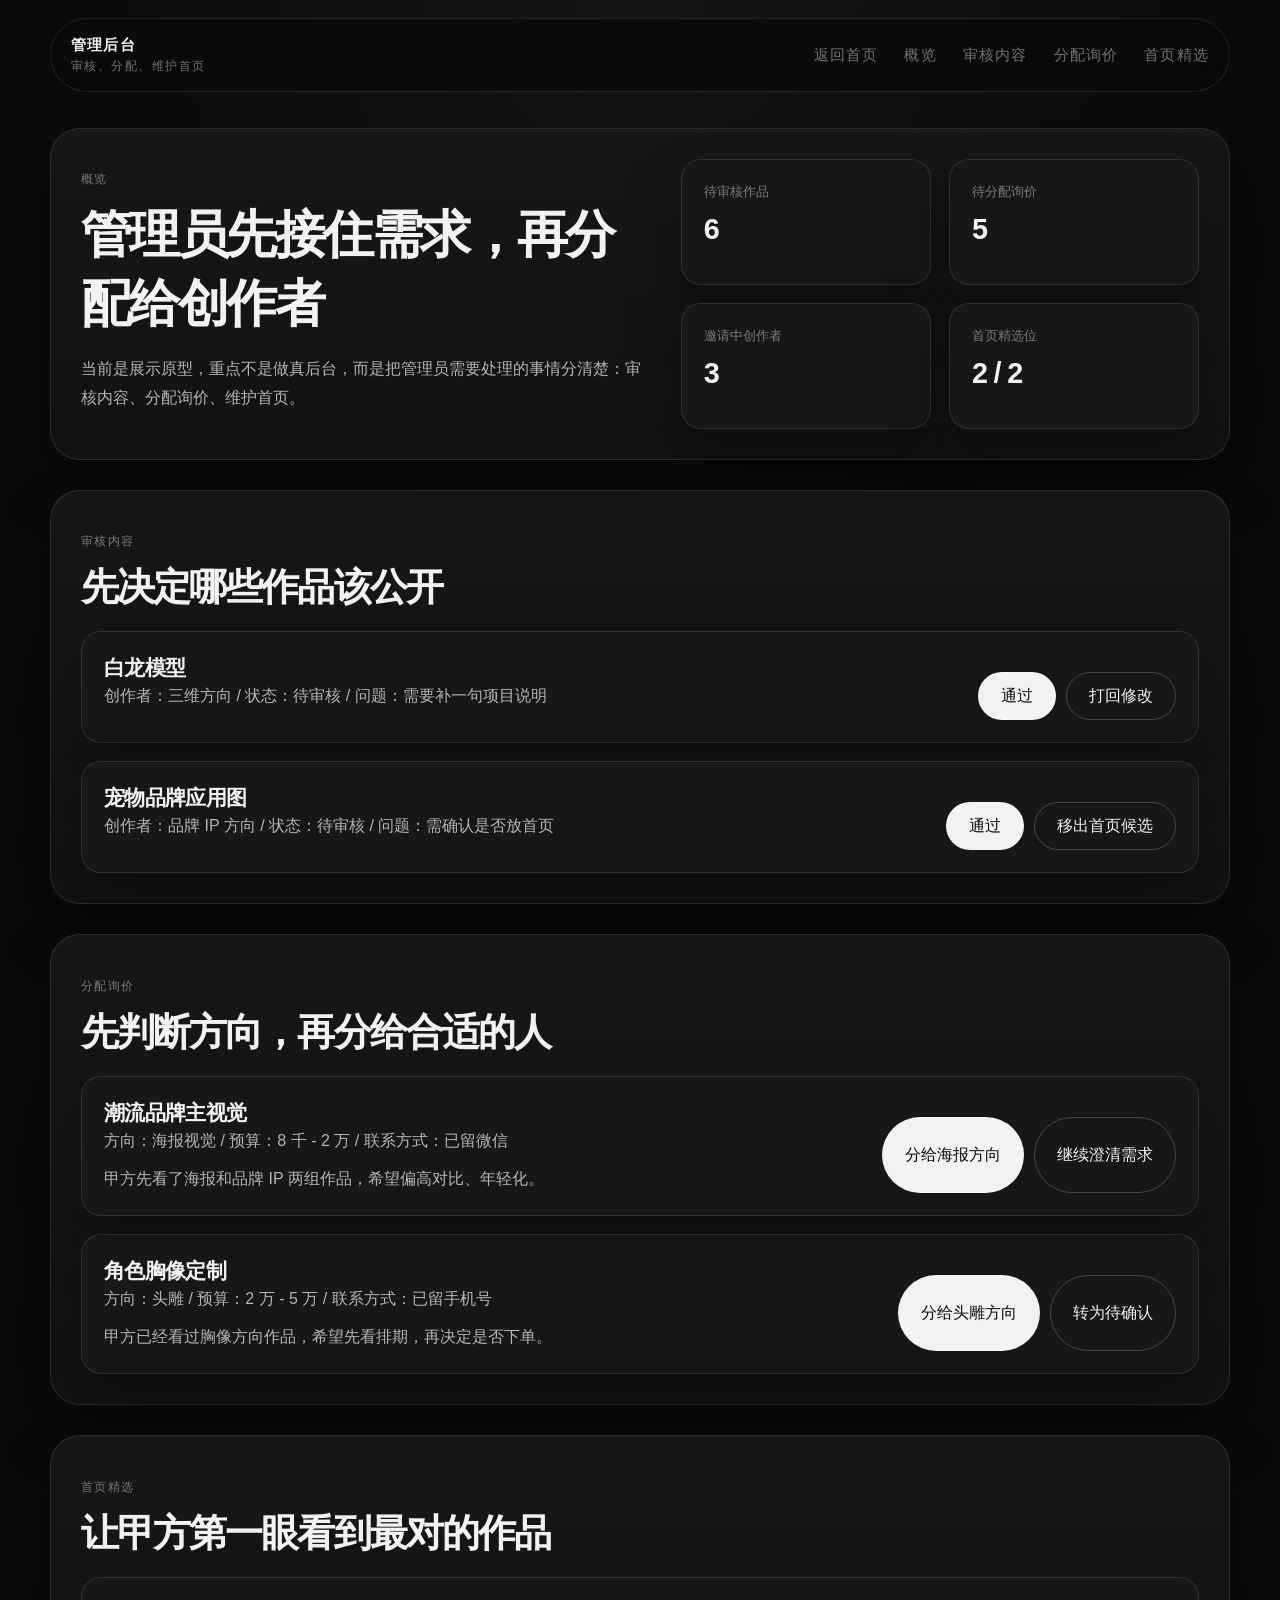
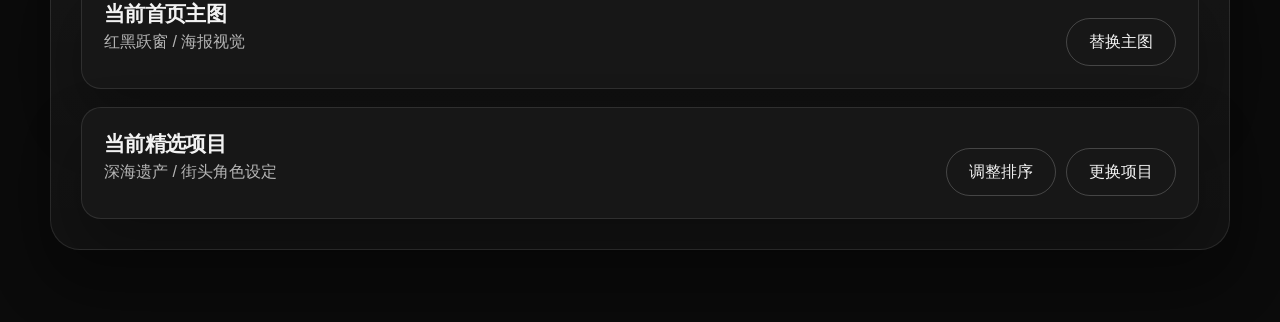
<file: admin.html>
<!DOCTYPE html>
<html lang="zh-CN">
  <head>
    <meta charset="UTF-8" />
    <meta name="viewport" content="width=device-width, initial-scale=1.0" />
    <title>管理后台</title>
    <meta name="description" content="DQ 工作室管理后台原型：审核作品、维护首页、分配询价。" />
    <link rel="stylesheet" href="./styles.css" />
  </head>
  <body>
    <div class="noise"></div>
    <div class="page-shell">
      <header class="site-header">
        <a class="brand" href="./index.html" aria-label="返回站点首页">
          <span class="brand-copy">
            <strong>管理后台</strong>
            <small>审核、分配、维护首页</small>
          </span>
        </a>
        <nav class="site-nav">
          <a href="./index.html">返回首页</a>
          <a href="#overview">概览</a>
          <a href="#review">审核内容</a>
          <a href="#leads">分配询价</a>
          <a href="#featured">首页精选</a>
        </nav>
      </header>

      <main class="workspace-main">
        <section class="workspace-hero" id="overview">
          <div>
            <p class="section-kicker">概览</p>
            <h1>管理员先接住需求，再分配给创作者</h1>
            <p class="section-copy">
              当前是展示原型，重点不是做真后台，而是把管理员需要处理的事情分清楚：审核内容、分配询价、维护首页。
            </p>
          </div>
          <div class="workspace-stat-grid">
            <article class="workspace-stat-card">
              <span>待审核作品</span>
              <strong>6</strong>
            </article>
            <article class="workspace-stat-card">
              <span>待分配询价</span>
              <strong>5</strong>
            </article>
            <article class="workspace-stat-card">
              <span>邀请中创作者</span>
              <strong>3</strong>
            </article>
            <article class="workspace-stat-card">
              <span>首页精选位</span>
              <strong>2 / 2</strong>
            </article>
          </div>
        </section>

        <section class="workspace-section" id="review">
          <div class="section-heading workspace-heading">
            <div>
              <p class="section-kicker">审核内容</p>
              <h2>先决定哪些作品该公开</h2>
            </div>
          </div>
          <div class="workspace-list">
            <article class="workspace-item">
              <div>
                <strong>白龙模型</strong>
                <p>创作者：三维方向 / 状态：待审核 / 问题：需要补一句项目说明</p>
              </div>
              <div class="workspace-item-actions">
                <button class="button button-solid" type="button">通过</button>
                <button class="button button-ghost" type="button">打回修改</button>
              </div>
            </article>
            <article class="workspace-item">
              <div>
                <strong>宠物品牌应用图</strong>
                <p>创作者：品牌 IP 方向 / 状态：待审核 / 问题：需确认是否放首页</p>
              </div>
              <div class="workspace-item-actions">
                <button class="button button-solid" type="button">通过</button>
                <button class="button button-ghost" type="button">移出首页候选</button>
              </div>
            </article>
          </div>
        </section>

        <section class="workspace-section" id="leads">
          <div class="section-heading workspace-heading">
            <div>
              <p class="section-kicker">分配询价</p>
              <h2>先判断方向，再分给合适的人</h2>
            </div>
          </div>
          <div class="workspace-list">
            <article class="workspace-item workspace-item-lead">
              <div>
                <strong>潮流品牌主视觉</strong>
                <p>方向：海报视觉 / 预算：8 千 - 2 万 / 联系方式：已留微信</p>
                <p>甲方先看了海报和品牌 IP 两组作品，希望偏高对比、年轻化。</p>
              </div>
              <div class="workspace-item-actions">
                <button class="button button-solid" type="button">分给海报方向</button>
                <button class="button button-ghost" type="button">继续澄清需求</button>
              </div>
            </article>
            <article class="workspace-item workspace-item-lead">
              <div>
                <strong>角色胸像定制</strong>
                <p>方向：头雕 / 预算：2 万 - 5 万 / 联系方式：已留手机号</p>
                <p>甲方已经看过胸像方向作品，希望先看排期，再决定是否下单。</p>
              </div>
              <div class="workspace-item-actions">
                <button class="button button-solid" type="button">分给头雕方向</button>
                <button class="button button-ghost" type="button">转为待确认</button>
              </div>
            </article>
          </div>
        </section>

        <section class="workspace-section" id="featured">
          <div class="section-heading workspace-heading">
            <div>
              <p class="section-kicker">首页精选</p>
              <h2>让甲方第一眼看到最对的作品</h2>
            </div>
          </div>
          <div class="workspace-list">
            <article class="workspace-item">
              <div>
                <strong>当前首页主图</strong>
                <p>红黑跃窗 / 海报视觉</p>
              </div>
              <div class="workspace-item-actions">
                <button class="button button-ghost" type="button">替换主图</button>
              </div>
            </article>
            <article class="workspace-item">
              <div>
                <strong>当前精选项目</strong>
                <p>深海遗产 / 街头角色设定</p>
              </div>
              <div class="workspace-item-actions">
                <button class="button button-ghost" type="button">调整排序</button>
                <button class="button button-ghost" type="button">更换项目</button>
              </div>
            </article>
          </div>
        </section>
      </main>
    </div>
  </body>
</html>
</file>
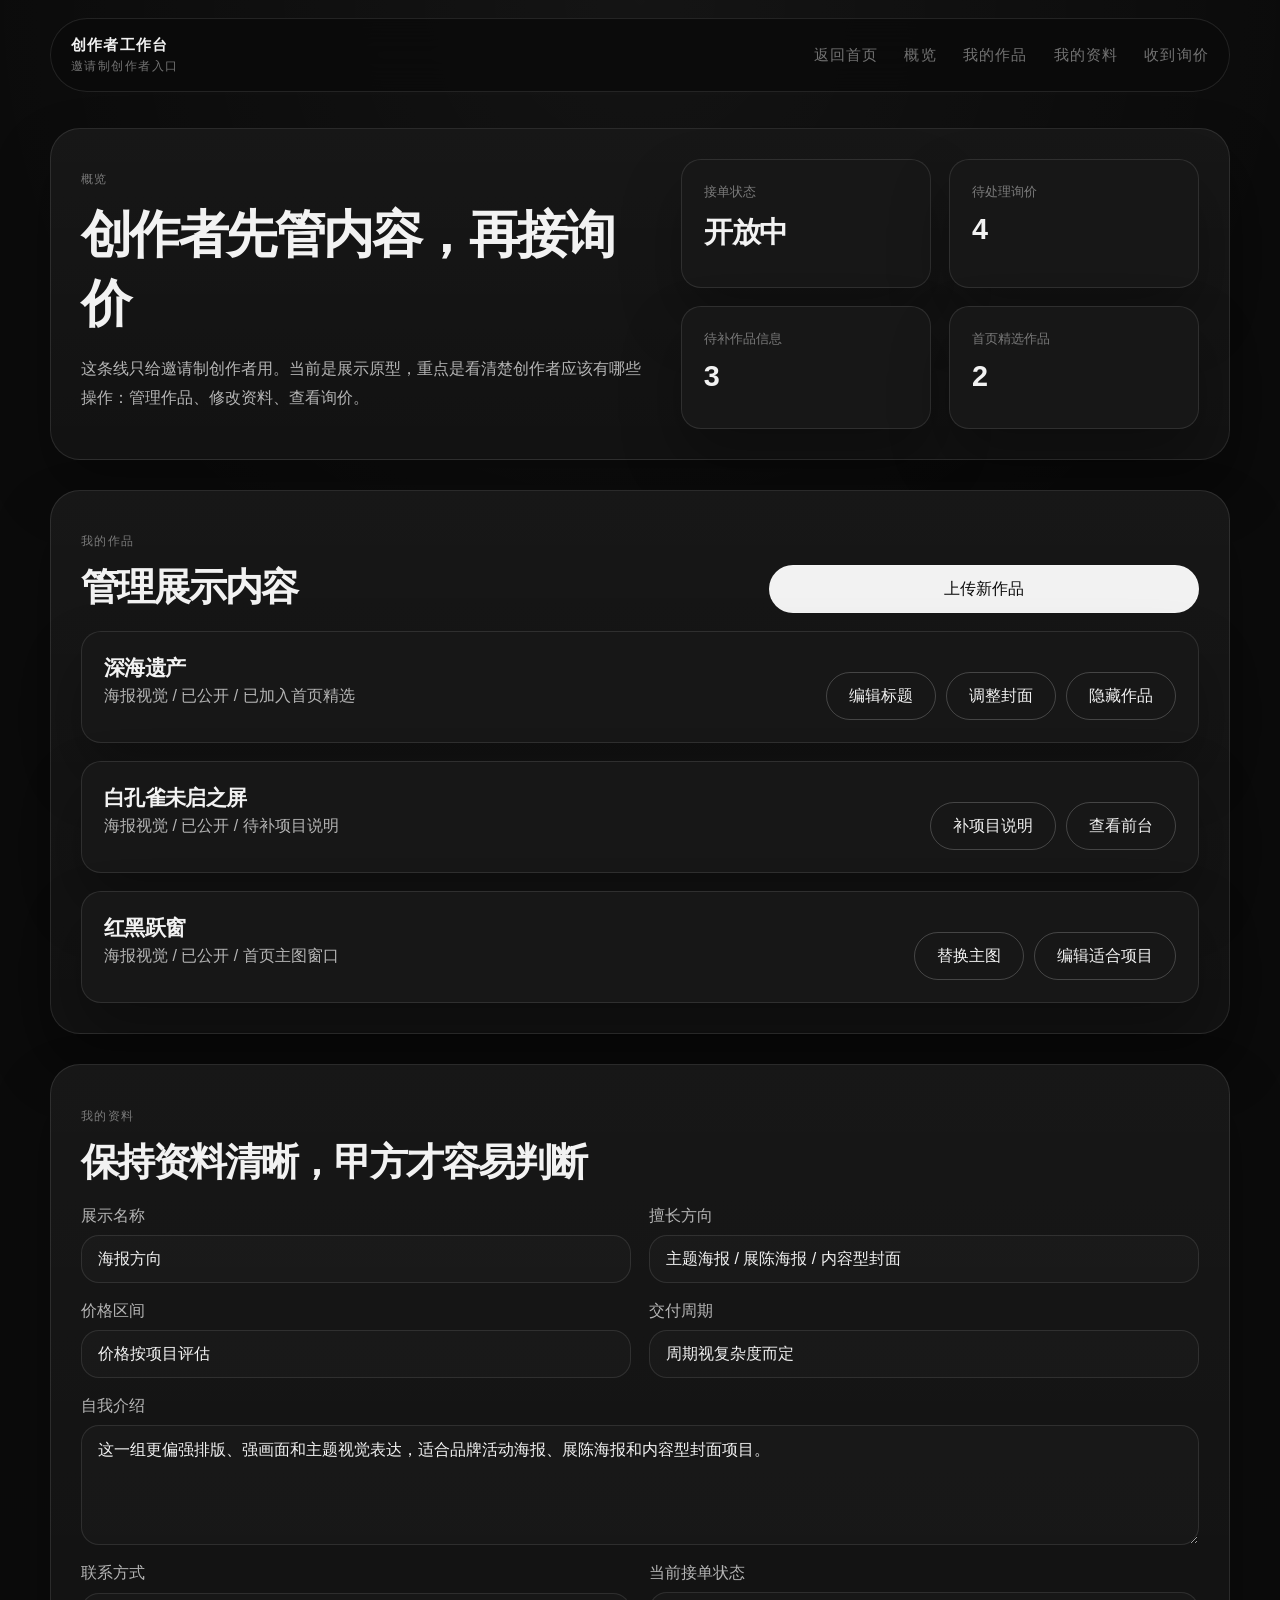
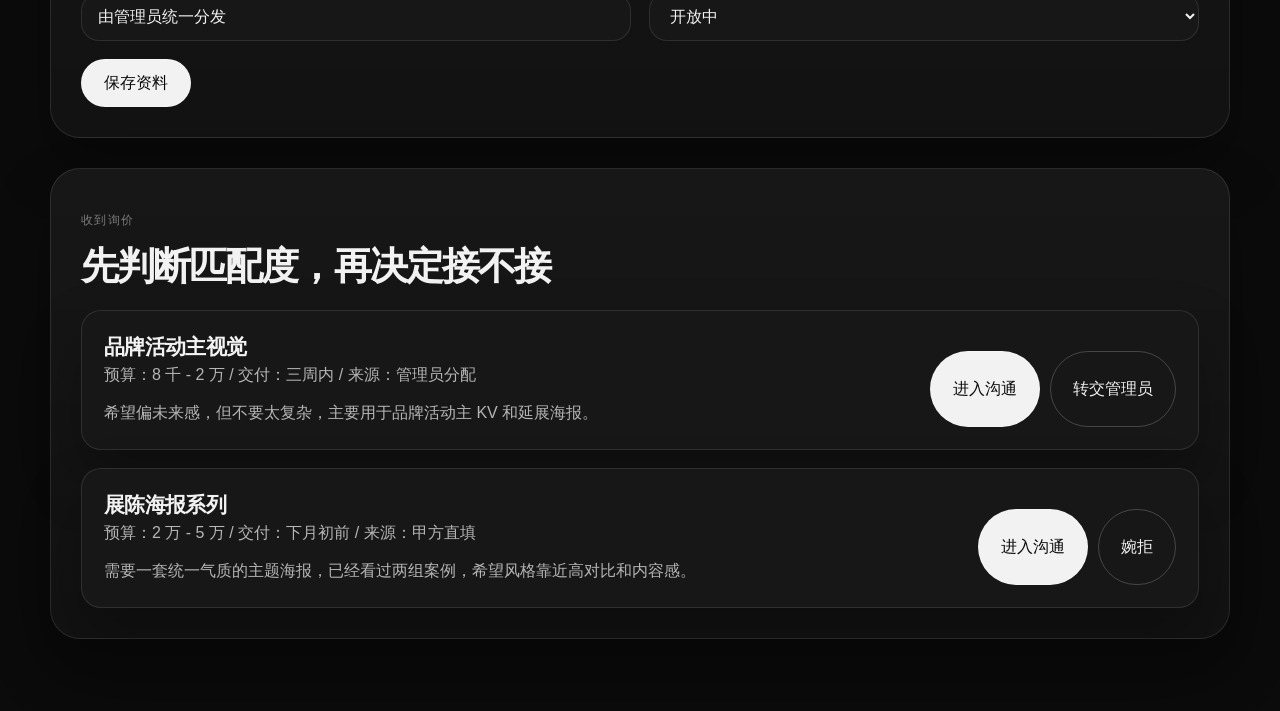
<file: creator.html>
<!DOCTYPE html>
<html lang="zh-CN">
  <head>
    <meta charset="UTF-8" />
    <meta name="viewport" content="width=device-width, initial-scale=1.0" />
    <title>创作者工作台</title>
    <meta name="description" content="邀请制创作者工作台原型：管理作品、修改资料、查看询价。" />
    <link rel="stylesheet" href="./styles.css" />
  </head>
  <body>
    <div class="noise"></div>
    <div class="page-shell">
      <header class="site-header">
        <a class="brand" href="./index.html" aria-label="返回站点首页">
          <span class="brand-copy">
            <strong>创作者工作台</strong>
            <small>邀请制创作者入口</small>
          </span>
        </a>
        <nav class="site-nav">
          <a href="./index.html">返回首页</a>
          <a href="#overview">概览</a>
          <a href="#works">我的作品</a>
          <a href="#profile">我的资料</a>
          <a href="#leads">收到询价</a>
        </nav>
      </header>

      <main class="workspace-main">
        <section class="workspace-hero" id="overview">
          <div>
            <p class="section-kicker">概览</p>
            <h1>创作者先管内容，再接询价</h1>
            <p class="section-copy">
              这条线只给邀请制创作者用。当前是展示原型，重点是看清楚创作者应该有哪些操作：管理作品、修改资料、查看询价。
            </p>
          </div>
          <div class="workspace-stat-grid">
            <article class="workspace-stat-card">
              <span>接单状态</span>
              <strong>开放中</strong>
            </article>
            <article class="workspace-stat-card">
              <span>待处理询价</span>
              <strong>4</strong>
            </article>
            <article class="workspace-stat-card">
              <span>待补作品信息</span>
              <strong>3</strong>
            </article>
            <article class="workspace-stat-card">
              <span>首页精选作品</span>
              <strong>2</strong>
            </article>
          </div>
        </section>

        <section class="workspace-section" id="works">
          <div class="section-heading workspace-heading">
            <div>
              <p class="section-kicker">我的作品</p>
              <h2>管理展示内容</h2>
            </div>
            <button class="button button-solid" type="button">上传新作品</button>
          </div>
          <div class="workspace-list">
            <article class="workspace-item">
              <div>
                <strong>深海遗产</strong>
                <p>海报视觉 / 已公开 / 已加入首页精选</p>
              </div>
              <div class="workspace-item-actions">
                <button class="button button-ghost" type="button">编辑标题</button>
                <button class="button button-ghost" type="button">调整封面</button>
                <button class="button button-ghost" type="button">隐藏作品</button>
              </div>
            </article>
            <article class="workspace-item">
              <div>
                <strong>白孔雀未启之屏</strong>
                <p>海报视觉 / 已公开 / 待补项目说明</p>
              </div>
              <div class="workspace-item-actions">
                <button class="button button-ghost" type="button">补项目说明</button>
                <button class="button button-ghost" type="button">查看前台</button>
              </div>
            </article>
            <article class="workspace-item">
              <div>
                <strong>红黑跃窗</strong>
                <p>海报视觉 / 已公开 / 首页主图窗口</p>
              </div>
              <div class="workspace-item-actions">
                <button class="button button-ghost" type="button">替换主图</button>
                <button class="button button-ghost" type="button">编辑适合项目</button>
              </div>
            </article>
          </div>
        </section>

        <section class="workspace-section" id="profile">
          <div class="section-heading workspace-heading">
            <div>
              <p class="section-kicker">我的资料</p>
              <h2>保持资料清晰，甲方才容易判断</h2>
            </div>
          </div>
          <div class="workspace-form">
            <label>
              展示名称
              <input type="text" value="海报方向" />
            </label>
            <label>
              擅长方向
              <input type="text" value="主题海报 / 展陈海报 / 内容型封面" />
            </label>
            <label>
              价格区间
              <input type="text" value="价格按项目评估" />
            </label>
            <label>
              交付周期
              <input type="text" value="周期视复杂度而定" />
            </label>
            <label class="workspace-field-full">
              自我介绍
              <textarea rows="5">这一组更偏强排版、强画面和主题视觉表达，适合品牌活动海报、展陈海报和内容型封面项目。</textarea>
            </label>
            <label>
              联系方式
              <input type="text" value="由管理员统一分发" />
            </label>
            <label>
              当前接单状态
              <select>
                <option>开放中</option>
                <option>排期中</option>
                <option>暂停接单</option>
              </select>
            </label>
            <div class="workspace-field-full">
              <button class="button button-solid" type="button">保存资料</button>
            </div>
          </div>
        </section>

        <section class="workspace-section" id="leads">
          <div class="section-heading workspace-heading">
            <div>
              <p class="section-kicker">收到询价</p>
              <h2>先判断匹配度，再决定接不接</h2>
            </div>
          </div>
          <div class="workspace-list">
            <article class="workspace-item workspace-item-lead">
              <div>
                <strong>品牌活动主视觉</strong>
                <p>预算：8 千 - 2 万 / 交付：三周内 / 来源：管理员分配</p>
                <p>希望偏未来感，但不要太复杂，主要用于品牌活动主 KV 和延展海报。</p>
              </div>
              <div class="workspace-item-actions">
                <button class="button button-solid" type="button">进入沟通</button>
                <button class="button button-ghost" type="button">转交管理员</button>
              </div>
            </article>
            <article class="workspace-item workspace-item-lead">
              <div>
                <strong>展陈海报系列</strong>
                <p>预算：2 万 - 5 万 / 交付：下月初前 / 来源：甲方直填</p>
                <p>需要一套统一气质的主题海报，已经看过两组案例，希望风格靠近高对比和内容感。</p>
              </div>
              <div class="workspace-item-actions">
                <button class="button button-solid" type="button">进入沟通</button>
                <button class="button button-ghost" type="button">婉拒</button>
              </div>
            </article>
          </div>
        </section>
      </main>
    </div>
  </body>
</html>
</file>
<file: styles.css>
:root {
  color-scheme: dark;
  --bg: #0b0b0b;
  --bg-elevated: #121212;
  --bg-soft: #171717;
  --line: rgba(255, 255, 255, 0.1);
  --line-strong: rgba(255, 255, 255, 0.2);
  --text: #f2f2f2;
  --text-soft: rgba(242, 242, 242, 0.72);
  --text-dim: rgba(242, 242, 242, 0.45);
  --chip: #1d1d1d;
  --white-panel: #e9e9e9;
  --shadow: 0 30px 60px rgba(0, 0, 0, 0.28);
  --radius-lg: 30px;
  --radius-md: 20px;
  --radius-sm: 14px;
  --content: min(1180px, calc(100vw - 40px));
  --font-sans: "Bahnschrift", "Aptos", "Segoe UI Variable Display",
    "Microsoft YaHei UI", sans-serif;
}

* {
  box-sizing: border-box;
}

html {
  scroll-behavior: smooth;
}

body {
  margin: 0;
  min-height: 100vh;
  background:
    radial-gradient(circle at top, rgba(255, 255, 255, 0.04), transparent 28%),
    var(--bg);
  color: var(--text);
  font-family: var(--font-sans);
}

img {
  display: block;
  max-width: 100%;
}

button,
input,
select,
textarea {
  font: inherit;
}

a {
  color: inherit;
  text-decoration: none;
}

.noise {
  position: fixed;
  inset: 0;
  pointer-events: none;
  opacity: 0.12;
  background-image:
    linear-gradient(rgba(255, 255, 255, 0.04) 1px, transparent 1px),
    linear-gradient(90deg, rgba(255, 255, 255, 0.02) 1px, transparent 1px);
  background-size: 120px 120px, 120px 120px;
  mask-image: radial-gradient(circle at center, black, transparent 88%);
}

.page-shell {
  width: var(--content);
  margin: 0 auto;
  padding-bottom: 72px;
}

.site-header {
  position: sticky;
  top: 18px;
  z-index: 20;
  display: flex;
  align-items: center;
  justify-content: space-between;
  gap: 20px;
  margin: 18px auto 24px;
  padding: 16px 20px;
  border: 1px solid var(--line);
  border-radius: 999px;
  background: rgba(10, 10, 10, 0.82);
  backdrop-filter: blur(18px);
}

.header-actions {
  display: inline-flex;
  align-items: center;
  gap: 12px;
}

.header-link {
  color: var(--text-dim);
  font-size: 0.88rem;
}

.brand {
  display: inline-flex;
  align-items: center;
  gap: 0;
}

.brand-mark {
  display: grid;
  place-items: center;
  width: 46px;
  height: 46px;
  border: 1px solid var(--line-strong);
  border-radius: 12px;
  font-weight: 700;
  letter-spacing: 0.08em;
  overflow: hidden;
  background: #101010;
}

.brand-mark-image img {
  width: 100%;
  height: 100%;
  object-fit: cover;
}

.brand-copy {
  display: flex;
  flex-direction: column;
  gap: 2px;
}

.brand-copy strong {
  font-size: 0.95rem;
  letter-spacing: 0.08em;
}

.brand-copy small,
.eyebrow,
.section-kicker,
.inquiry-note,
.stage-note span:first-child,
.detail-subline,
.detail-stat span {
  color: var(--text-dim);
  font-size: 0.78rem;
  letter-spacing: 0.12em;
}

.site-nav {
  display: inline-flex;
  align-items: center;
  gap: 26px;
  font-size: 0.92rem;
  letter-spacing: 0.08em;
}

.site-nav a {
  color: var(--text-dim);
  transition: color 180ms ease;
}

.site-nav a:hover,
.site-nav a:focus-visible {
  color: var(--text);
}

.header-cta,
.button,
.detail-action,
.filter-button {
  border: 1px solid var(--line-strong);
  border-radius: 999px;
  cursor: pointer;
  transition:
    transform 180ms ease,
    border-color 180ms ease,
    background 180ms ease,
    color 180ms ease;
}

.header-cta {
  padding: 12px 18px;
  background: transparent;
  color: var(--text);
}

.header-cta:hover,
.button:hover,
.filter-button:hover,
.creator-card:hover,
.featured-card:hover,
.work-card:hover,
.detail-action:hover {
  transform: translateY(-2px);
}

.hero {
  display: grid;
  grid-template-columns: 1.05fr 0.95fr;
  gap: 30px;
  align-items: stretch;
  min-height: 76vh;
  padding-top: 24px;
}

.hero-copy,
.hero-stage,
.featured-card,
.flow-card,
.creator-card,
.inquiry-panel,
.inquiry-form,
.detail-sheet {
  border: 1px solid var(--line);
  border-radius: var(--radius-lg);
  background: linear-gradient(180deg, rgba(255, 255, 255, 0.02), transparent), var(--bg-elevated);
  box-shadow: var(--shadow);
}

.hero-copy {
  display: flex;
  flex-direction: column;
  justify-content: center;
  padding: 48px;
}

.hero h1 {
  margin: 14px 0 18px;
  font-size: clamp(3.8rem, 11vw, 7.8rem);
  line-height: 0.96;
  letter-spacing: -0.05em;
}

.hero-title span {
  display: block;
}

.hero-text,
.section-copy,
.flow-card p,
.creator-copy,
.detail-copy,
.site-footer,
.inquiry-points {
  color: var(--text-soft);
  line-height: 1.8;
}

.hero-text {
  max-width: 34rem;
  margin: 0;
  font-size: 1.04rem;
}

.hero-actions,
.hero-tags,
.filter-row,
.creator-stats,
.creator-services,
.detail-tags,
.detail-stats,
.detail-author-actions {
  display: flex;
  flex-wrap: wrap;
  gap: 12px;
}

.hero-actions {
  margin-top: 28px;
}

.button {
  display: inline-flex;
  align-items: center;
  justify-content: center;
  min-height: 48px;
  padding: 0 22px;
}

.button-solid {
  background: var(--text);
  color: var(--bg);
}

.button-ghost,
.detail-action {
  background: transparent;
  color: var(--text);
}

.hero-tags {
  margin-top: 32px;
}

.hero-tags span,
.pill,
.filter-button,
.detail-tag {
  padding: 10px 14px;
  border: 1px solid var(--line);
  border-radius: 999px;
  background: var(--chip);
  color: var(--text-soft);
  font-size: 0.9rem;
}

.hero-stage {
  display: flex;
  flex-direction: column;
  padding: 16px;
}

.stage-frame {
  flex: 1;
  min-height: 560px;
  overflow: hidden;
  border-radius: calc(var(--radius-lg) - 8px);
  background:
    linear-gradient(180deg, rgba(255, 255, 255, 0.03), rgba(255, 255, 255, 0)),
    #090909;
}

.stage-window-button {
  all: unset;
  display: block;
  width: 100%;
  height: 100%;
  cursor: pointer;
}

.stage-window {
  display: grid;
  height: 100%;
  grid-template-rows: auto 1fr auto;
}

.stage-topbar {
  display: flex;
  align-items: center;
  justify-content: space-between;
  padding: 18px 22px;
  border-bottom: 1px solid var(--line);
}

.stage-topbar nav {
  display: inline-flex;
  gap: 18px;
  color: var(--text-dim);
  font-size: 0.84rem;
}

.stage-body {
  display: grid;
  align-content: center;
  gap: 22px;
  padding: 30px;
}

.stage-title {
  font-size: clamp(3rem, 7vw, 5.8rem);
  line-height: 0.96;
  letter-spacing: -0.08em;
}

.stage-stack {
  display: flex;
  flex-wrap: wrap;
  gap: 10px;
}

.stage-cover {
  aspect-ratio: 1.25;
  overflow: hidden;
  border-radius: calc(var(--radius-lg) - 8px);
  background: var(--white-panel);
}

.stage-note {
  display: flex;
  justify-content: space-between;
  gap: 16px;
  padding: 14px 6px 2px;
  color: var(--text-dim);
  font-size: 0.85rem;
}

.section {
  margin-top: 34px;
}

.service-grid,
.workspace-preview-grid,
.workspace-stat-grid,
.workspace-list,
.workspace-form {
  display: grid;
  gap: 18px;
}

.service-grid {
  grid-template-columns: repeat(3, minmax(0, 1fr));
}

.service-card,
.workspace-preview-card,
.workspace-stat-card,
.workspace-item {
  border: 1px solid var(--line);
  border-radius: var(--radius-md);
  background: var(--bg-soft);
  box-shadow: var(--shadow);
}

.service-card {
  padding: 24px;
}

.service-index,
.workspace-kicker {
  color: var(--text-dim);
  font-size: 0.78rem;
  letter-spacing: 0.14em;
}

.service-card h3,
.workspace-preview-card h3,
.workspace-item strong {
  margin: 14px 0 10px;
  font-size: 1.32rem;
  letter-spacing: -0.03em;
}

.service-card p,
.workspace-preview-card p,
.workspace-item p {
  margin: 0;
  color: var(--text-soft);
  line-height: 1.75;
}

.service-actions,
.workspace-item-actions {
  display: flex;
  flex-wrap: wrap;
  gap: 10px;
  margin-top: 18px;
}

.works-toolbar {
  display: flex;
  align-items: center;
  justify-content: space-between;
  gap: 16px;
  margin-bottom: 18px;
}

.toolbar-actions {
  display: inline-flex;
  flex-wrap: wrap;
  gap: 10px;
}

.section-heading {
  display: grid;
  grid-template-columns: 1fr minmax(280px, 430px);
  gap: 24px;
  align-items: end;
  margin-bottom: 22px;
}

.section-heading h2 {
  margin: 10px 0 0;
  font-size: clamp(1.9rem, 3vw, 3rem);
  letter-spacing: -0.05em;
}

.featured-grid,
.creators-grid,
.flow-grid,
.inquiry-layout,
.contact-layout {
  display: grid;
  gap: 20px;
}

.featured-grid {
  grid-template-columns: repeat(2, minmax(0, 1fr));
}

.featured-card,
.creator-card {
  overflow: hidden;
}

.featured-card button,
.work-card button,
.creator-card button,
.related-card button {
  all: unset;
  cursor: pointer;
  display: block;
}

.card-cover,
.work-thumb,
.detail-hero,
.related-cover {
  overflow: hidden;
  background: #111;
}

.card-cover {
  aspect-ratio: 1.12;
  border-bottom: 1px solid var(--line);
}

.card-cover img,
.work-thumb img,
.related-cover img {
  width: 100%;
  height: 100%;
  object-fit: cover;
}

.stage-cover img,
.detail-hero img {
  width: 100%;
  height: 100%;
  object-fit: contain;
  background: #101010;
}

.card-meta,
.work-meta,
.creator-meta,
.related-meta {
  padding: 18px 20px 20px;
}

.card-meta h3,
.work-meta h3,
.creator-meta h3,
.detail-header h2,
.detail-section h3 {
  margin: 0 0 8px;
  letter-spacing: -0.03em;
}

.meta-line,
.work-subline {
  display: flex;
  justify-content: space-between;
  gap: 16px;
  color: var(--text-soft);
  font-size: 0.92rem;
}

.flow-grid {
  grid-template-columns: repeat(3, minmax(0, 1fr));
}

.flow-card {
  padding: 28px;
}

.flow-card span {
  display: inline-block;
  margin-bottom: 56px;
  color: var(--text-dim);
}

.flow-card h3 {
  margin: 0 0 12px;
  font-size: 1.34rem;
}

.filter-row {
  margin-bottom: 18px;
}

.filter-button.is-active {
  background: var(--text);
  color: var(--bg);
  border-color: transparent;
}

.works-masonry {
  display: grid;
  grid-template-columns: repeat(3, minmax(0, 1fr));
  gap: 18px;
  align-items: start;
}

.work-card {
  width: 100%;
  overflow: hidden;
  border: 1px solid var(--line);
  border-radius: var(--radius-md);
  background: var(--bg-soft);
  box-shadow: var(--shadow);
}

.work-thumb {
  aspect-ratio: var(--card-ratio, 4 / 5);
}

.work-card[data-size="short"] .work-thumb {
  aspect-ratio: var(--card-ratio, 1 / 1);
}

.work-card[data-size="medium"] .work-thumb {
  aspect-ratio: var(--card-ratio, 4 / 5);
}

.work-card[data-size="tall"] .work-thumb {
  aspect-ratio: var(--card-ratio, 3 / 5);
}

.work-subline + .work-subline {
  margin-top: 8px;
}

.creator-card {
  display: grid;
  grid-template-columns: 148px 1fr;
  gap: 0;
}

.creator-avatar {
  display: grid;
  place-items: center;
  min-height: 220px;
  border-right: 1px solid var(--line);
  background:
    radial-gradient(circle at 50% 24%, rgba(255, 255, 255, 0.08), transparent 30%),
    #111;
}

.avatar-ring,
.detail-author-avatar {
  display: grid;
  place-items: center;
  border: 1px solid var(--line-strong);
  border-radius: 50%;
  color: var(--text);
  letter-spacing: 0.1em;
}

.avatar-ring {
  width: 92px;
  height: 92px;
  font-size: 1.45rem;
}

.creator-copy,
.detail-author-text p {
  margin: 0;
}

.inquiry-layout {
  grid-template-columns: 0.9fr 1.1fr;
  align-items: start;
}

.contact-layout {
  grid-template-columns: 1fr 360px;
  align-items: start;
}

.contact-card {
  border: 1px solid var(--line);
  border-radius: var(--radius-lg);
  background: linear-gradient(180deg, rgba(255, 255, 255, 0.02), transparent), var(--bg-elevated);
  box-shadow: var(--shadow);
  padding: 30px;
}

.contact-card h3 {
  margin: 16px 0 18px;
  font-size: clamp(1.6rem, 3vw, 2.2rem);
  letter-spacing: -0.04em;
}

.contact-list {
  display: grid;
  gap: 12px;
}

.contact-item {
  padding: 16px 18px;
  border: 1px solid var(--line);
  border-radius: 18px;
  background: rgba(255, 255, 255, 0.02);
}

.contact-item span,
.contact-tip {
  color: var(--text-dim);
  font-size: 0.9rem;
}

.contact-item strong {
  display: block;
  margin-top: 8px;
  color: var(--text);
  line-height: 1.7;
}

.contact-qr-card {
  text-align: center;
}

.qr-placeholder,
.qr-image-frame {
  display: grid;
  place-items: center;
  width: min(100%, 240px);
  aspect-ratio: 1 / 1;
  margin: 0 auto;
  border: 1px solid var(--line);
  border-radius: 24px;
  background:
    linear-gradient(90deg, rgba(255,255,255,0.03) 1px, transparent 1px),
    linear-gradient(rgba(255,255,255,0.03) 1px, transparent 1px),
    #111;
  background-size: 18px 18px;
}

.qr-grid {
  width: 72%;
  height: 72%;
  border-radius: 18px;
  background:
    radial-gradient(circle at 20% 20%, #f2f2f2 0 12%, transparent 13%),
    radial-gradient(circle at 80% 20%, #f2f2f2 0 12%, transparent 13%),
    radial-gradient(circle at 20% 80%, #f2f2f2 0 12%, transparent 13%),
    linear-gradient(90deg, transparent 0 14%, #f2f2f2 14% 18%, transparent 18% 32%, #f2f2f2 32% 36%, transparent 36% 50%, #f2f2f2 50% 54%, transparent 54% 68%, #f2f2f2 68% 72%, transparent 72%),
    linear-gradient(transparent 0 14%, #f2f2f2 14% 18%, transparent 18% 32%, #f2f2f2 32% 36%, transparent 36% 50%, #f2f2f2 50% 54%, transparent 54% 68%, #f2f2f2 68% 72%, transparent 72%);
  opacity: 0.8;
}

.qr-image-frame img {
  width: 100%;
  height: 100%;
  object-fit: contain;
  border-radius: 18px;
  background: #fff;
}

.workspace-main {
  display: grid;
  gap: 30px;
}

.workspace-hero,
.workspace-section {
  border: 1px solid var(--line);
  border-radius: var(--radius-lg);
  background: linear-gradient(180deg, rgba(255, 255, 255, 0.02), transparent), var(--bg-elevated);
  box-shadow: var(--shadow);
  padding: 30px;
}

.workspace-hero {
  display: grid;
  grid-template-columns: 1fr 0.9fr;
  gap: 24px;
  margin-top: 12px;
}

.workspace-hero h1 {
  margin: 10px 0 12px;
  font-size: clamp(2rem, 4vw, 3.4rem);
  letter-spacing: -0.05em;
}

.workspace-stat-grid {
  grid-template-columns: repeat(2, minmax(0, 1fr));
}

.workspace-stat-card {
  padding: 22px;
}

.workspace-stat-card span {
  color: var(--text-dim);
  font-size: 0.82rem;
}

.workspace-stat-card strong {
  display: block;
  margin-top: 12px;
  font-size: 1.8rem;
  letter-spacing: -0.04em;
}

.workspace-heading {
  margin-bottom: 18px;
}

.workspace-preview-grid {
  grid-template-columns: repeat(2, minmax(0, 1fr));
  margin-top: 20px;
}

.workspace-preview-card {
  padding: 26px;
}

.workspace-list {
  grid-template-columns: 1fr;
}

.workspace-item {
  display: flex;
  align-items: start;
  justify-content: space-between;
  gap: 18px;
  padding: 22px;
}

.workspace-item p + p {
  margin-top: 10px;
}

.workspace-item-lead {
  align-items: stretch;
}

.workspace-form {
  grid-template-columns: repeat(2, minmax(0, 1fr));
}

.workspace-form label {
  display: grid;
  gap: 8px;
  color: var(--text-soft);
}

.workspace-form input,
.workspace-form textarea,
.workspace-form select {
  width: 100%;
  border: 1px solid var(--line);
  border-radius: 18px;
  background: rgba(255, 255, 255, 0.02);
  color: var(--text);
  padding: 14px 16px;
}

.workspace-field-full {
  grid-column: 1 / -1;
}

.inquiry-panel,
.inquiry-form {
  padding: 30px;
}

.inquiry-panel h3 {
  margin: 18px 0 14px;
  font-size: clamp(1.6rem, 3vw, 2.4rem);
  letter-spacing: -0.04em;
  line-height: 1.15;
}

.inquiry-points {
  margin: 18px 0 0;
  padding-left: 18px;
}

.inquiry-form {
  display: grid;
  gap: 14px;
}

.inquiry-form label {
  display: grid;
  gap: 8px;
  color: var(--text-soft);
  font-size: 0.96rem;
}

.inquiry-form input,
.inquiry-form select,
.inquiry-form textarea {
  width: 100%;
  border: 1px solid var(--line);
  border-radius: 18px;
  background: rgba(255, 255, 255, 0.02);
  color: var(--text);
  padding: 14px 16px;
}

.inquiry-form textarea {
  resize: vertical;
  min-height: 120px;
}

.site-footer {
  margin-top: 36px;
  padding: 18px 6px 0;
  border-top: 1px solid var(--line);
  font-size: 0.88rem;
}

.detail-panel {
  position: fixed;
  inset: 0;
  z-index: 40;
  pointer-events: none;
}

.detail-panel.is-open {
  pointer-events: auto;
}

.detail-backdrop {
  position: absolute;
  inset: 0;
  background: rgba(0, 0, 0, 0.56);
  opacity: 0;
  transition: opacity 180ms ease;
}

.detail-panel.is-open .detail-backdrop {
  opacity: 1;
}

.detail-sheet {
  position: absolute;
  top: 50%;
  left: 50%;
  width: min(760px, calc(100vw - 24px));
  max-height: calc(100vh - 32px);
  overflow: auto;
  padding: 26px;
  opacity: 0;
  transform: translate(-50%, calc(-50% + 24px));
  transition:
    transform 220ms ease,
    opacity 220ms ease;
}

.detail-panel.is-open .detail-sheet {
  opacity: 1;
  transform: translate(-50%, -50%);
}

.detail-close {
  position: sticky;
  top: 0;
  z-index: 2;
  display: grid;
  place-items: center;
  width: 42px;
  height: 42px;
  margin-left: auto;
  border: 1px solid var(--line-strong);
  border-radius: 50%;
  background: rgba(0, 0, 0, 0.42);
  color: var(--text);
  cursor: pointer;
}

.detail-content {
  display: grid;
  gap: 18px;
}

.detail-hero {
  aspect-ratio: 1.06;
  border: 1px solid var(--line);
  border-radius: 24px;
}

.detail-copy {
  margin: 0;
}

.detail-section {
  padding: 22px 0 0;
  border-top: 1px solid var(--line);
}

.detail-tag,
.detail-stat {
  border: 1px solid var(--line);
  background: rgba(255, 255, 255, 0.02);
}

.detail-tag {
  padding: 10px 14px;
  border-radius: 999px;
  color: var(--text-soft);
  font-size: 0.92rem;
}

.detail-stat {
  padding: 14px 16px;
  border-radius: 18px;
}

.detail-stat strong {
  display: block;
  margin-top: 6px;
  font-size: 1rem;
}

.detail-author-card {
  display: grid;
  grid-template-columns: 86px 1fr;
  gap: 16px;
  padding: 18px;
  border: 1px solid var(--line);
  border-radius: 22px;
  background: rgba(255, 255, 255, 0.02);
}

.detail-author-avatar {
  width: 86px;
  height: 86px;
  font-size: 1.35rem;
}

.detail-author-text h3 {
  margin: 0 0 6px;
  font-size: 1.3rem;
}

.detail-author-meta {
  color: var(--text-dim);
  font-size: 0.92rem;
}

.related-grid {
  display: grid;
  grid-template-columns: repeat(2, minmax(0, 1fr));
  gap: 14px;
}

.detail-gallery {
  display: grid;
  grid-template-columns: repeat(2, minmax(0, 1fr));
  gap: 14px;
}

.gallery-card {
  overflow: hidden;
  border: 1px solid var(--line);
  border-radius: 20px;
  background: #101010;
}

.gallery-card img {
  display: block;
  width: 100%;
  height: auto;
}

.related-card {
  overflow: hidden;
  border: 1px solid var(--line);
  border-radius: 20px;
  background: rgba(255, 255, 255, 0.02);
}

.related-cover {
  aspect-ratio: 1.1;
}

.related-meta strong {
  display: block;
  margin-bottom: 6px;
}

.related-meta span {
  color: var(--text-soft);
  font-size: 0.92rem;
}

@media (max-width: 1080px) {
  .hero,
  .section-heading,
  .inquiry-layout,
  .workspace-hero,
  .contact-layout {
    grid-template-columns: 1fr;
  }

  .featured-grid,
  .flow-grid,
  .related-grid,
  .detail-gallery,
  .service-grid,
  .workspace-preview-grid,
  .workspace-stat-grid {
    grid-template-columns: 1fr;
  }

  .works-masonry {
    grid-template-columns: repeat(2, minmax(0, 1fr));
  }

  .site-header {
    flex-wrap: wrap;
    border-radius: 26px;
  }

  .site-nav {
    order: 3;
    width: 100%;
    justify-content: space-between;
  }

  .works-toolbar,
  .workspace-item {
    flex-direction: column;
  }

  .workspace-form {
    grid-template-columns: 1fr;
  }
}

@media (max-width: 720px) {
  .page-shell {
    width: min(100vw - 20px, 100%);
  }

  .site-header,
  .hero-copy,
  .hero-stage,
  .flow-card,
  .creator-meta,
  .inquiry-panel,
  .inquiry-form,
  .detail-sheet {
    padding-left: 18px;
    padding-right: 18px;
  }

  .brand-copy small,
  .header-cta,
  .header-link,
  .site-nav {
    display: none;
  }

  .hero {
    min-height: auto;
  }

  .stage-frame {
    min-height: 460px;
  }

  .works-masonry {
    grid-template-columns: 1fr;
  }

  .featured-grid {
    grid-template-columns: 1fr;
  }

  .creator-card,
  .detail-author-card {
    grid-template-columns: 1fr;
  }

  .creator-avatar {
    min-height: 160px;
    border-right: 0;
    border-bottom: 1px solid var(--line);
  }

  .detail-sheet {
    top: 50%;
    left: 50%;
    width: calc(100vw - 20px);
    max-height: calc(100vh - 20px);
    padding-top: 18px;
  }
}
</file>
